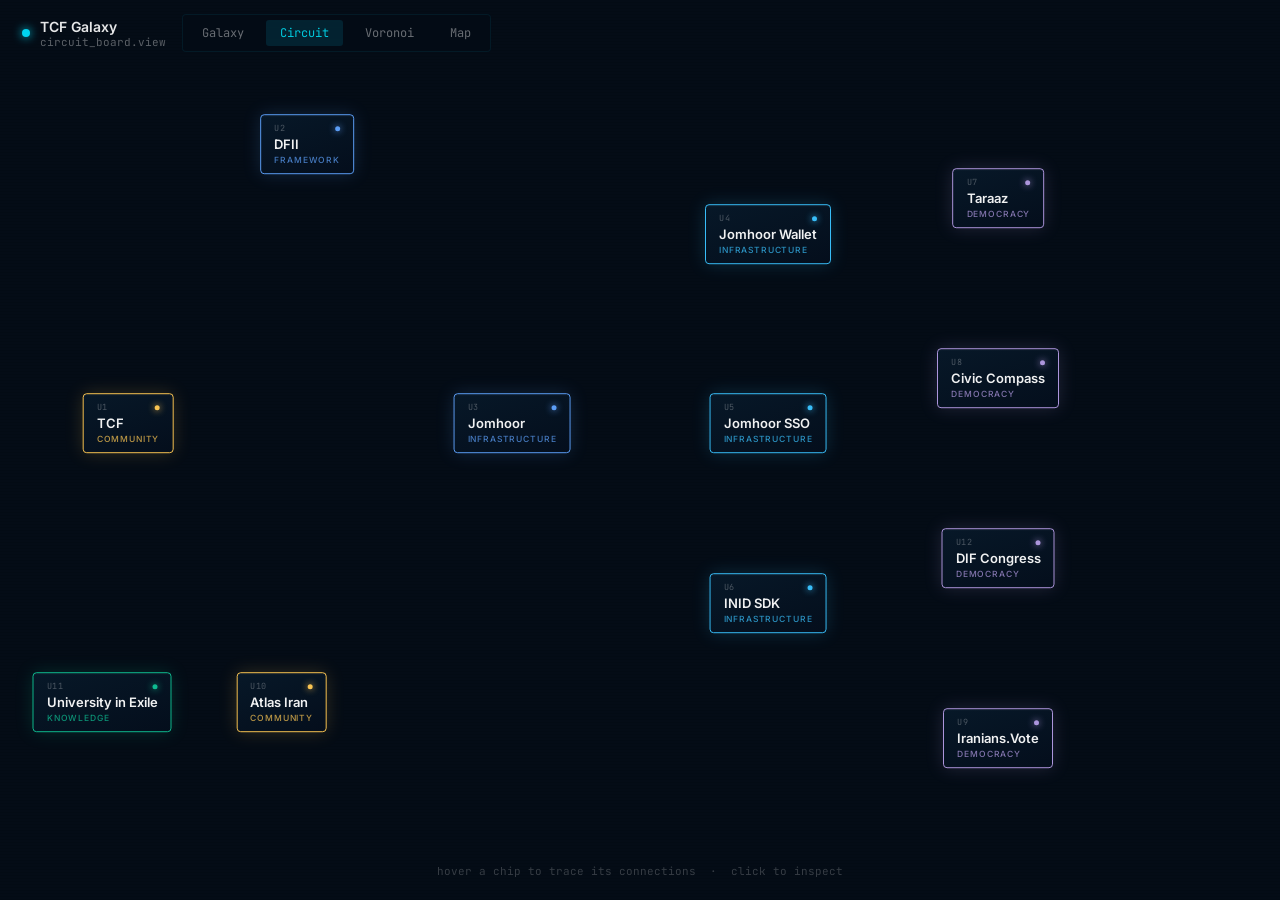
<file: circuit.html>
<!DOCTYPE html>
<html lang="en">
<head>
  <meta charset="UTF-8" />
  <meta name="viewport" content="width=device-width, initial-scale=1.0" />
  <title>TCF Galaxy — Circuit Board</title>
  <link rel="preconnect" href="https://fonts.googleapis.com" />
  <link href="https://fonts.googleapis.com/css2?family=Inter:wght@300;400;500;600;700&family=JetBrains+Mono:wght@400;500&display=swap" rel="stylesheet" />
  <style>
    *, *::before, *::after { box-sizing: border-box; margin: 0; padding: 0; }

    html, body {
      width: 100%; height: 100%;
      overflow: hidden;
      background: #040c16;
      font-family: 'Inter', sans-serif;
      color: rgba(255,255,255,0.9);
      -webkit-font-smoothing: antialiased;
    }

    canvas#c { position: fixed; inset: 0; z-index: 0; }

    /* ── Chips ─────────────────────────────────────────────── */
    #chips { position: fixed; inset: 0; z-index: 2; pointer-events: none; }

    .chip {
      position: absolute;
      transform: translate(-50%, -50%);
      pointer-events: all;
      cursor: pointer;
      padding: 7px 13px 8px;
      background: linear-gradient(160deg, #071828 0%, #040e1c 100%);
      border-radius: 4px;
      border: 1px solid var(--clr, #5B9DF5);
      box-shadow: 0 0 18px color-mix(in srgb, var(--clr, #5B9DF5) 18%, transparent),
                  inset 0 1px 0 rgba(255,255,255,0.05);
      transition: transform 0.22s ease, box-shadow 0.22s ease, border-color 0.22s ease;
      user-select: none;
      min-width: 86px;
      white-space: nowrap;
    }
    .chip:hover,
    .chip.selected {
      transform: translate(-50%, -50%) scale(1.08);
      box-shadow: 0 0 32px color-mix(in srgb, var(--clr, #5B9DF5) 45%, transparent),
                  0 0 60px color-mix(in srgb, var(--clr, #5B9DF5) 12%, transparent),
                  inset 0 1px 0 rgba(255,255,255,0.08);
      border-color: var(--clr, #5B9DF5);
    }

    .chip-header {
      display: flex; align-items: center;
      justify-content: space-between; gap: 8px;
      margin-bottom: 3px;
    }
    .chip-ref {
      font-family: 'JetBrains Mono', monospace;
      font-size: 8.5px; font-weight: 400;
      color: rgba(255,255,255,0.28);
      letter-spacing: 0.06em;
    }
    .chip-led {
      width: 5px; height: 5px;
      border-radius: 50%;
      background: var(--clr, #5B9DF5);
      box-shadow: 0 0 7px var(--clr, #5B9DF5);
      animation: led var(--blink, 2.4s) ease-in-out infinite;
    }
    @keyframes led {
      0%,100% { opacity: 1; } 50% { opacity: 0.3; }
    }
    .chip-name {
      font-size: 13px; font-weight: 600;
      color: rgba(255,255,255,0.94);
      line-height: 1.2;
    }
    .chip-sub {
      font-size: 8.5px; font-weight: 500;
      color: var(--clr, #5B9DF5);
      text-transform: uppercase;
      letter-spacing: 0.1em;
      margin-top: 2px;
      opacity: 0.75;
    }

    /* ── Scan-line overlay ─────────────────────────────────── */
    #scanlines {
      position: fixed; inset: 0; z-index: 1;
      pointer-events: none;
      background: repeating-linear-gradient(
        to bottom,
        transparent 0px,
        transparent 2px,
        rgba(0,0,0,0.08) 2px,
        rgba(0,0,0,0.08) 3px
      );
    }

    /* ── Panel ─────────────────────────────────────────────── */
    #panel {
      position: fixed; top: 0; right: 0; bottom: 0;
      width: 380px; max-width: 92vw;
      background: rgba(4, 12, 22, 0.96);
      backdrop-filter: blur(24px);
      -webkit-backdrop-filter: blur(24px);
      border-left: 1px solid rgba(0, 200, 240, 0.08);
      z-index: 20;
      transform: translateX(100%);
      transition: transform 0.5s cubic-bezier(0.4,0,0.2,1);
      overflow-y: auto;
      font-family: 'JetBrains Mono', monospace;
    }
    #panel.open { transform: translateX(0); box-shadow: -24px 0 80px rgba(0,0,0,0.7); }

    #panel-accent { height: 2px; width: 100%; }
    #panel-inner { padding: 0 26px 48px; }
    #panel-head {
      display: flex; align-items: flex-start;
      justify-content: space-between;
      padding-top: 22px; margin-bottom: 18px;
    }
    #panel-close {
      width: 28px; height: 28px; border-radius: 4px;
      background: rgba(255,255,255,0.04);
      border: 1px solid rgba(255,255,255,0.08);
      color: rgba(255,255,255,0.5); font-size: 12px;
      cursor: pointer; display: flex; align-items: center;
      justify-content: center; flex-shrink: 0;
      transition: background 0.2s, color 0.2s;
      font-family: inherit;
    }
    #panel-close:hover { background: rgba(255,255,255,0.1); color: rgba(255,255,255,0.9); }

    #panel-badge {
      display: inline-flex; align-items: center;
      padding: 2px 10px; border-radius: 3px;
      border: 1px solid; font-size: 9px; font-weight: 600;
      letter-spacing: 0.12em; text-transform: uppercase;
    }
    #panel-title {
      font-size: 26px; font-weight: 700;
      font-family: 'Inter', sans-serif;
      color: rgba(255,255,255,0.95); line-height: 1.15;
      margin-top: 10px;
    }
    #panel-fullname {
      font-size: 11px; color: rgba(255,255,255,0.35);
      margin-top: 4px; font-family: 'Inter', sans-serif;
    }
    #panel-prompt {
      font-size: 10px; color: rgba(0,220,240,0.5);
      margin-top: 18px; padding-top: 18px;
      border-top: 1px solid rgba(0,200,240,0.08);
    }
    #panel-tagline {
      font-size: 13px; color: rgba(0,220,240,0.85);
      line-height: 1.55; margin-top: 4px;
      font-family: 'Inter', sans-serif;
    }
    #panel-description {
      font-size: 12px; font-family: 'Inter', sans-serif;
      color: rgba(255,255,255,0.5); line-height: 1.75;
      margin-top: 14px;
    }
    #panel-links { display: flex; flex-wrap: wrap; gap: 8px; margin-top: 18px; }
    .panel-link {
      display: inline-flex; align-items: center; gap: 6px;
      padding: 5px 12px; border-radius: 3px; border: 1px solid;
      font-size: 11px; font-weight: 500;
      font-family: 'JetBrains Mono', monospace;
      text-decoration: none;
      transition: background 0.2s;
    }
    .panel-link:hover { background: rgba(255,255,255,0.04); }

    #panel-related { margin-top: 24px; padding-top: 18px; border-top: 1px solid rgba(0,200,240,0.08); }
    #panel-related-label {
      font-size: 9px; font-weight: 600; letter-spacing: 0.14em;
      text-transform: uppercase; color: rgba(255,255,255,0.25); margin-bottom: 10px;
    }
    #panel-related-list { display: flex; flex-wrap: wrap; gap: 7px; }
    .related-chip {
      display: inline-flex; align-items: center; gap: 6px;
      padding: 4px 10px; border-radius: 3px; border: 1px solid;
      background: transparent; font-size: 11px;
      font-family: 'JetBrains Mono', monospace;
      cursor: pointer;
      transition: background 0.2s;
    }
    .related-chip:hover { background: rgba(255,255,255,0.04); }
    .chip-dot { width: 5px; height: 5px; border-radius: 50%; flex-shrink: 0; }

    /* ── Topbar ─────────────────────────────────────────────── */
    #topbar {
      position: fixed; top: 0; left: 0; right: 0;
      z-index: 10; display: flex; align-items: center;
      gap: 16px; padding: 14px 22px; pointer-events: none;
    }
    #logo { display: flex; align-items: center; gap: 10px; pointer-events: all; }
    #logo-dot {
      width: 8px; height: 8px; border-radius: 50%;
      background: #00d4f0; box-shadow: 0 0 10px #00d4f0;
    }
    #logo-text { font-size: 14px; font-weight: 600; }
    #logo-sub { font-size: 11px; color: rgba(255,255,255,0.35); font-family: 'JetBrains Mono', monospace; }

    #nav-links {
      display: flex; gap: 8px;
      background: rgba(4,12,22,0.8);
      backdrop-filter: blur(16px);
      border: 1px solid rgba(0,200,240,0.08);
      border-radius: 4px;
      padding: 5px;
      pointer-events: all;
    }
    .design-pill {
      padding: 5px 14px; border-radius: 3px; border: none;
      background: transparent; color: rgba(255,255,255,0.4);
      font-size: 12px; font-family: 'JetBrains Mono', monospace;
      cursor: pointer; transition: all 0.2s;
    }
    .design-pill:hover { color: rgba(255,255,255,0.8); background: rgba(255,255,255,0.05); }
    .design-pill.active { background: rgba(0,200,240,0.12); color: rgba(0,220,240,0.9); }

    /* ── Hint + reset ──────────────────────────────────────── */
    #hint {
      position: fixed; bottom: 22px; left: 50%;
      transform: translateX(-50%); z-index: 5;
      font-size: 11px; font-family: 'JetBrains Mono', monospace;
      color: rgba(255,255,255,0.2); pointer-events: none;
      text-align: center; transition: opacity 0.8s;
    }

    #panel::-webkit-scrollbar { width: 3px; }
    #panel::-webkit-scrollbar-thumb { background: rgba(0,200,240,0.15); border-radius: 3px; }

    @media (max-width: 700px) {
      #panel {
        width: 100%; top: auto; height: 68vh; border-left: none;
        border-top: 1px solid rgba(0,200,240,0.08);
        border-radius: 16px 16px 0 0;
        transform: translateY(100%);
      }
      #panel.open { transform: translateY(0); }
    }
  </style>
</head>
<body>

  <canvas id="c"></canvas>
  <div id="scanlines" aria-hidden="true"></div>
  <div id="chips"></div>

  <!-- Panel -->
  <aside id="panel" aria-hidden="true">
    <div id="panel-accent"></div>
    <div id="panel-inner">
      <div id="panel-head">
        <div id="panel-badge">Active</div>
        <button id="panel-close">✕</button>
      </div>
      <h2 id="panel-title"></h2>
      <p id="panel-fullname"></p>
      <div id="panel-prompt">// description</div>
      <p id="panel-tagline"></p>
      <p id="panel-description"></p>
      <div id="panel-links"></div>
      <div id="panel-related">
        <div id="panel-related-label">// linked modules</div>
        <div id="panel-related-list"></div>
      </div>
    </div>
  </aside>

  <!-- Topbar -->
  <header id="topbar">
    <div id="logo">
      <span id="logo-dot"></span>
      <div>
        <div id="logo-text">TCF Galaxy</div>
        <div id="logo-sub">circuit_board.view</div>
      </div>
    </div>
    <nav id="nav-links">
      <button class="design-pill" onclick="location.href='index.html'">Galaxy</button>
      <button class="design-pill active">Circuit</button>
      <button class="design-pill" onclick="location.href='voronoi.html'">Voronoi</button>
      <button class="design-pill" onclick="location.href='map.html'">Map</button>
    </nav>
  </header>

  <div id="hint">hover a chip to trace its connections &nbsp;·&nbsp; click to inspect</div>

  <script src="data.js"></script>
  <script>
  'use strict';
  (function () {

    /* ── Layout: fixed positions (fraction of viewport) ─────── */
    const LAYOUT = {
      'tcf':           [0.10, 0.47],
      'dfii':          [0.24, 0.16],
      'jomhoor':       [0.40, 0.47],
      'wallet':        [0.60, 0.26],
      'sso':           [0.60, 0.47],
      'inid':          [0.60, 0.67],
      'taraaz':        [0.78, 0.22],
      'compass':       [0.78, 0.42],
      'difcongress':   [0.78, 0.62],
      'iranians-vote': [0.78, 0.82],
      'atlas':         [0.22, 0.78],
      'university':    [0.08, 0.78],
    };

    const CHIP_REFS = {
      'tcf':'U1','dfii':'U2','jomhoor':'U3','wallet':'U4','sso':'U5',
      'inid':'U6','taraaz':'U7','compass':'U8','iranians-vote':'U9',
      'atlas':'U10','university':'U11','difcongress':'U12',
    };

    let W = window.innerWidth, H = window.innerHeight;
    let selectedId = null;
    let hoveredId  = null;

    /* ── Canvas ─────────────────────────────────────────────── */
    const canvas = document.getElementById('c');
    const ctx    = canvas.getContext('2d');
    canvas.width  = W;
    canvas.height = H;

    /* ── Compute pixel positions ─────────────────────────────── */
    function getPos(id) {
      const [px, py] = LAYOUT[id];
      return { x: px * W, y: py * H };
    }

    /* ── Chips (HTML) ───────────────────────────────────────── */
    const chipsEl = document.getElementById('chips');
    const chipEls = {};

    let refIdx = 1;
    TCF_DATA.nodes.forEach(node => {
      const pos = getPos(node.id);
      const el = document.createElement('div');
      el.className = 'chip';
      el.id = `chip-${node.id}`;
      el.style.setProperty('--clr', node.color);
      el.style.setProperty('--blink', `${1.8 + Math.random() * 2}s`);
      el.style.left = `${pos.x}px`;
      el.style.top  = `${pos.y}px`;

      el.innerHTML = `
        <div class="chip-header">
          <span class="chip-ref">${CHIP_REFS[node.id] || 'U?'}</span>
          <span class="chip-led"></span>
        </div>
        <div class="chip-name">${node.label}</div>
        <div class="chip-sub">${node.category}</div>
      `;
      el.addEventListener('click',      (e) => { e.stopPropagation(); onSelect(node); });
      el.addEventListener('mouseenter', () => { hoveredId = node.id; });
      el.addEventListener('mouseleave', () => { if (hoveredId === node.id) hoveredId = null; });
      chipsEl.appendChild(el);
      chipEls[node.id] = el;
    });

    /* ── Build link lookup ──────────────────────────────────── */
    function connectedIds(id) {
      const set = new Set();
      TCF_DATA.links.forEach(l => {
        if (l.source === id) set.add(l.target);
        if (l.target === id) set.add(l.source);
      });
      return set;
    }

    /* ── Particles ──────────────────────────────────────────── */
    const particles = [];
    TCF_DATA.links.forEach((link, i) => {
      const count = Math.round(1 + (link.strength || 0.5) * 2);
      for (let k = 0; k < count; k++) {
        particles.push({
          linkIdx: i,
          t: Math.random(),
          speed: 0.0015 + Math.random() * 0.002,
          size:  1.5 + Math.random(),
        });
      }
    });

    /* ── Orthogonal path helper ─────────────────────────────── */
    function orthPath(x1, y1, x2, y2) {
      const midX = (x1 + x2) / 2;
      return [[x1,y1],[midX,y1],[midX,y2],[x2,y2]];
    }

    function pointOnPath(pts, t) {
      const segs = [];
      let total = 0;
      for (let i = 0; i < pts.length - 1; i++) {
        const dx = pts[i+1][0] - pts[i][0];
        const dy = pts[i+1][1] - pts[i][1];
        const len = Math.sqrt(dx*dx + dy*dy);
        segs.push(len);
        total += len;
      }
      let d = t * total;
      for (let i = 0; i < segs.length; i++) {
        if (d <= segs[i] || i === segs.length - 1) {
          const r = segs[i] > 0 ? d / segs[i] : 0;
          return {
            x: pts[i][0] + r * (pts[i+1][0] - pts[i][0]),
            y: pts[i][1] + r * (pts[i+1][1] - pts[i][1]),
          };
        }
        d -= segs[i];
      }
      return { x: pts[pts.length-1][0], y: pts[pts.length-1][1] };
    }

    /* ── Background (draw once) ─────────────────────────────── */
    function drawBackground() {
      ctx.fillStyle = '#040c16';
      ctx.fillRect(0, 0, W, H);

      // Vignette
      const vg = ctx.createRadialGradient(W/2, H/2, 0, W/2, H/2, Math.max(W,H)*0.75);
      vg.addColorStop(0, 'rgba(0,40,80,0.0)');
      vg.addColorStop(1, 'rgba(0,0,0,0.65)');
      ctx.fillStyle = vg;
      ctx.fillRect(0, 0, W, H);

      // Dot grid
      ctx.fillStyle = 'rgba(0, 180, 220, 0.10)';
      const step = 28;
      for (let x = step; x < W; x += step) {
        for (let y = step; y < H; y += step) {
          ctx.beginPath();
          ctx.arc(x, y, 0.7, 0, Math.PI * 2);
          ctx.fill();
        }
      }

      // Center ambient glow
      const glow = ctx.createRadialGradient(W*0.4, H*0.47, 0, W*0.4, H*0.47, W*0.45);
      glow.addColorStop(0, 'rgba(0, 60, 120, 0.25)');
      glow.addColorStop(1, 'rgba(0,0,0,0)');
      ctx.fillStyle = glow;
      ctx.fillRect(0, 0, W, H);

      // Corner marks (PCB crop marks)
      ctx.strokeStyle = 'rgba(0,200,240,0.15)';
      ctx.lineWidth = 1;
      [[12,12],[W-12,12],[12,H-12],[W-12,H-12]].forEach(([cx,cy]) => {
        const s = 14;
        ctx.beginPath();
        ctx.moveTo(cx-s,cy); ctx.lineTo(cx-4,cy);
        ctx.moveTo(cx,cy-s); ctx.lineTo(cx,cy-4);
        ctx.stroke();
      });
    }

    /* ── Draw trace ─────────────────────────────────────────── */
    function drawTrace(pts, color, strength, highlight) {
      const alpha   = highlight ? 0.55 : 0.14;
      const glowAlpha = highlight ? 0.9 : 0.35;
      const width   = Math.max(0.8, (strength || 0.5) * 1.8);

      ctx.beginPath();
      ctx.moveTo(pts[0][0], pts[0][1]);
      for (let i = 1; i < pts.length; i++) ctx.lineTo(pts[i][0], pts[i][1]);

      // Base trace
      ctx.strokeStyle = color + Math.round(alpha * 255).toString(16).padStart(2,'0');
      ctx.lineWidth = width + 1.5;
      ctx.lineCap = 'round'; ctx.lineJoin = 'round';
      ctx.stroke();

      // Bright glow line
      ctx.shadowColor = color;
      ctx.shadowBlur  = highlight ? 10 : 4;
      ctx.strokeStyle = color + Math.round(glowAlpha * 255).toString(16).padStart(2,'0');
      ctx.lineWidth   = width;
      ctx.stroke();
      ctx.shadowBlur  = 0;

      // Endpoint dots
      [[pts[0][0],pts[0][1]],[pts[pts.length-1][0],pts[pts.length-1][1]]].forEach(([x,y]) => {
        ctx.beginPath();
        ctx.arc(x, y, 2.5, 0, Math.PI*2);
        ctx.fillStyle = color + (highlight ? 'cc' : '40');
        ctx.fill();
      });
    }

    /* ── Animation loop ─────────────────────────────────────── */
    let frame = 0;
    function animate() {
      requestAnimationFrame(animate);
      ctx.clearRect(0, 0, W, H);
      drawBackground();

      const active = selectedId || hoveredId;
      const activeConn = active ? connectedIds(active) : null;

      // 1. Draw all traces
      TCF_DATA.links.forEach((link, i) => {
        const src = TCF_DATA.nodes.find(n => n.id === link.source);
        const p1  = getPos(link.source);
        const p2  = getPos(link.target);
        const pts = orthPath(p1.x, p1.y, p2.x, p2.y);

        const highlight = active &&
          (link.source === active || link.target === active ||
           activeConn.has(link.source) && activeConn.has(link.target));

        drawTrace(pts, src.color, link.strength, highlight);
      });

      // 2. Animate particles
      particles.forEach(p => {
        p.t += p.speed;
        if (p.t > 1) p.t -= 1;

        const link = TCF_DATA.links[p.linkIdx];
        const src  = TCF_DATA.nodes.find(n => n.id === link.source);
        const p1   = getPos(link.source);
        const p2   = getPos(link.target);
        const pts  = orthPath(p1.x, p1.y, p2.x, p2.y);
        const pos  = pointOnPath(pts, p.t);

        const isActive = !active ||
          link.source === active || link.target === active;
        const alpha = isActive ? 0.9 : 0.15;
        const size  = isActive ? p.size * 1.4 : p.size * 0.7;

        ctx.beginPath();
        ctx.arc(pos.x, pos.y, size, 0, Math.PI * 2);
        ctx.shadowColor = src.color;
        ctx.shadowBlur  = isActive ? 8 : 2;
        ctx.fillStyle   = src.color + Math.round(alpha * 255).toString(16).padStart(2,'0');
        ctx.fill();
        ctx.shadowBlur  = 0;
      });

      // 3. Dim non-connected chips
      TCF_DATA.nodes.forEach(n => {
        const el = chipEls[n.id];
        if (!active) { el.style.opacity = '1'; return; }
        const isActive = n.id === active || activeConn.has(n.id);
        el.style.opacity = isActive ? '1' : '0.2';
      });

      frame++;
    }

    /* ── Panel ──────────────────────────────────────────────── */
    function showPanel(node) {
      const conn = connectedIds(node.id);
      const related = TCF_DATA.nodes.filter(n => conn.has(n.id));

      document.getElementById('panel-title').textContent    = node.label;
      document.getElementById('panel-fullname').textContent = node.fullName;
      document.getElementById('panel-tagline').textContent  = node.tagline;
      document.getElementById('panel-description').textContent = node.description;

      const badge = document.getElementById('panel-badge');
      badge.textContent = node.status;
      badge.style.borderColor = node.color;
      badge.style.color = node.color;

      document.getElementById('panel-accent').style.background = node.color;

      document.getElementById('panel-links').innerHTML = (node.links || [])
        .map(l => `<a href="${l.url}" target="_blank" rel="noopener" class="panel-link"
                      style="border-color:${node.color}33;color:${node.color}">
                    ${l.label} ↗
                   </a>`).join('');

      const relList = document.getElementById('panel-related-list');
      relList.innerHTML = related.map(n =>
        `<button class="related-chip" data-id="${n.id}"
                 style="border-color:${n.color}3a;color:${n.color}99">
           <span class="chip-dot" style="background:${n.color}"></span>${n.label}
         </button>`).join('');
      relList.querySelectorAll('.related-chip').forEach(btn => {
        btn.addEventListener('click', e => {
          e.stopPropagation();
          const n = TCF_DATA.nodes.find(x => x.id === btn.dataset.id);
          if (n) onSelect(n);
        });
      });

      document.getElementById('panel').setAttribute('aria-hidden','false');
      document.getElementById('panel').classList.add('open');
      document.getElementById('hint').style.opacity = '0';
    }

    function closePanel() {
      selectedId = null;
      document.getElementById('panel').setAttribute('aria-hidden','true');
      document.getElementById('panel').classList.remove('open');
      Object.values(chipEls).forEach(el => el.classList.remove('selected'));
    }

    function onSelect(node) {
      selectedId = node.id;
      Object.values(chipEls).forEach(el => el.classList.remove('selected'));
      chipEls[node.id].classList.add('selected');
      showPanel(node);
    }

    document.getElementById('panel-close').addEventListener('click', e => {
      e.stopPropagation(); closePanel();
    });
    document.addEventListener('click', () => { if (selectedId) closePanel(); });
    document.addEventListener('keydown', e => { if (e.key === 'Escape') closePanel(); });

    /* ── Resize ─────────────────────────────────────────────── */
    window.addEventListener('resize', () => {
      W = window.innerWidth; H = window.innerHeight;
      canvas.width = W; canvas.height = H;
      TCF_DATA.nodes.forEach(node => {
        const pos = getPos(node.id);
        chipEls[node.id].style.left = `${pos.x}px`;
        chipEls[node.id].style.top  = `${pos.y}px`;
      });
    });

    /* ── Start ──────────────────────────────────────────────── */
    animate();

  })();
  </script>
</body>
</html>
</file>
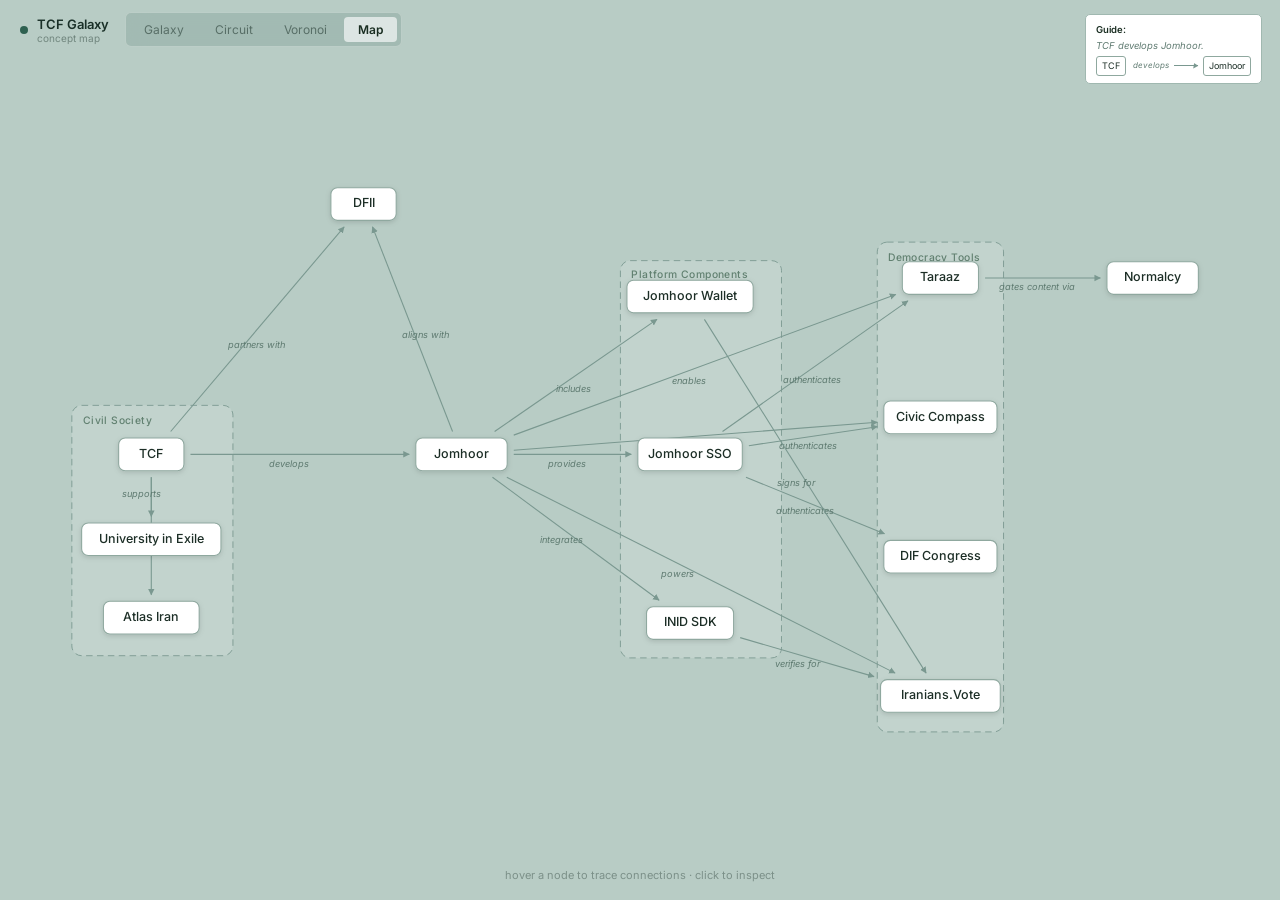
<file: map.html>
<!DOCTYPE html>
<html lang="en">
<head>
  <meta charset="UTF-8" />
  <meta name="viewport" content="width=device-width, initial-scale=1.0" />
  <title>TCF Galaxy — Concept Map</title>
  <link rel="preconnect" href="https://fonts.googleapis.com" />
  <link href="https://fonts.googleapis.com/css2?family=Inter:wght@300;400;500;600;700&display=swap" rel="stylesheet" />
  <style>
    *, *::before, *::after { box-sizing: border-box; margin: 0; padding: 0; }

    html, body {
      width: 100%; height: 100%;
      overflow: hidden;
      background: #b8ccc5;
      font-family: 'Inter', sans-serif;
      -webkit-font-smoothing: antialiased;
    }

    #g {
      display: block;
      width: 100vw; height: 100vh;
      cursor: default;
      background: #b8ccc5;
    }

    /* ── Node styles ──────────────────────────────────────────── */
    .node-rect {
      fill: white;
      stroke: #8fa89f;
      stroke-width: 1px;
      filter: url(#node-shadow);
      cursor: pointer;
      transition: stroke 0.15s, stroke-width 0.15s;
      rx: 6;
    }
    .node-g:hover .node-rect,
    .node-rect.hovered { stroke: #3a4f47; stroke-width: 1.5px; }
    .node-rect.selected { stroke: #1e3028; stroke-width: 2px; }
    .node-rect.dimmed { opacity: 0.25; }

    .node-label {
      font-family: 'Inter', sans-serif;
      font-size: 11.5px;
      font-weight: 500;
      fill: #1c2e26;
      dominant-baseline: middle;
      text-anchor: middle;
      pointer-events: none;
    }
    .node-label.dimmed { opacity: 0.25; }

    /* ── Edge styles ──────────────────────────────────────────── */
    .edge-line {
      fill: none;
      stroke: #7a9890;
      stroke-width: 1px;
    }
    .edge-line.highlighted { stroke: #2e4438; stroke-width: 1.5px; }
    .edge-line.dimmed { opacity: 0.1; }

    .edge-label {
      font-family: 'Inter', sans-serif;
      font-size: 8.5px;
      font-style: italic;
      fill: #5e7a70;
      dominant-baseline: middle;
      text-anchor: middle;
      pointer-events: none;
    }
    .edge-label.dimmed { opacity: 0.1; }

    /* ── Group region styles ──────────────────────────────────── */
    .group-rect {
      fill: rgba(255,255,255,0.14);
      stroke: #7a9890;
      stroke-width: 0.8px;
      stroke-dasharray: 6,4;
    }
    .group-label {
      font-family: 'Inter', sans-serif;
      font-size: 9.5px;
      font-weight: 500;
      fill: #618070;
      letter-spacing: 0.04em;
    }

    /* ── Panel ─────────────────────────────────────────────────── */
    #panel {
      position: fixed; top: 0; right: 0; bottom: 0;
      width: 360px; max-width: 90vw;
      background: rgba(175,194,188,0.97);
      backdrop-filter: blur(20px);
      -webkit-backdrop-filter: blur(20px);
      border-left: 1px solid rgba(100,140,128,0.3);
      z-index: 20;
      transform: translateX(100%);
      transition: transform 0.48s cubic-bezier(0.4,0,0.2,1);
      overflow-y: auto;
    }
    #panel.open {
      transform: translateX(0);
      box-shadow: -16px 0 50px rgba(0,0,0,0.15);
    }

    #panel-accent { height: 3px; }
    #panel-inner { padding: 0 24px 48px; }

    #panel-head {
      display: flex; align-items: flex-start;
      justify-content: space-between;
      padding-top: 20px; margin-bottom: 14px;
    }
    #panel-close {
      width: 28px; height: 28px; border-radius: 6px;
      background: rgba(0,0,0,0.08); border: none;
      color: rgba(0,0,0,0.45); font-size: 12px;
      cursor: pointer; display: flex; align-items: center;
      justify-content: center; flex-shrink: 0;
      font-family: inherit;
      transition: background 0.2s;
    }
    #panel-close:hover { background: rgba(0,0,0,0.15); color: rgba(0,0,0,0.8); }

    #panel-badge {
      display: inline-flex; align-items: center;
      padding: 2px 10px; border-radius: 20px;
      border: 1px solid; font-size: 9px;
      font-weight: 600; letter-spacing: 0.1em;
      text-transform: uppercase;
    }

    #panel-title {
      font-size: 24px; font-weight: 700;
      color: #1a2e22; margin-top: 10px; line-height: 1.2;
    }
    #panel-fullname { font-size: 11px; color: rgba(26,46,34,0.5); margin-top: 4px; }
    #panel-tagline {
      font-size: 13px; color: rgba(26,46,34,0.8);
      font-style: italic; line-height: 1.55;
      margin-top: 14px; padding-top: 14px;
      border-top: 1px solid rgba(0,0,0,0.09);
    }
    #panel-description {
      font-size: 12.5px; color: rgba(26,46,34,0.6);
      line-height: 1.75; margin-top: 12px;
    }
    #panel-links { display: flex; flex-wrap: wrap; gap: 8px; margin-top: 16px; }
    .panel-link {
      display: inline-flex; align-items: center; gap: 6px;
      padding: 5px 12px; border-radius: 6px; border: 1px solid;
      font-size: 12px; font-weight: 500; text-decoration: none;
      transition: background 0.18s;
    }
    .panel-link:hover { background: rgba(0,0,0,0.07); }

    #panel-related { margin-top: 20px; padding-top: 16px; border-top: 1px solid rgba(0,0,0,0.09); }
    #panel-related-label {
      font-size: 9px; font-weight: 600; letter-spacing: 0.1em;
      text-transform: uppercase; color: rgba(26,46,34,0.35);
      margin-bottom: 9px;
    }
    #panel-related-list { display: flex; flex-wrap: wrap; gap: 7px; }
    .related-chip {
      display: inline-flex; align-items: center; gap: 5px;
      padding: 4px 11px; border-radius: 6px; border: 1px solid;
      background: transparent; font-size: 11.5px; font-family: inherit;
      cursor: pointer; color: #1a2e22;
      transition: background 0.18s;
    }
    .related-chip:hover { background: rgba(0,0,0,0.07); }
    .chip-dot { width: 5px; height: 5px; border-radius: 50%; flex-shrink: 0; }

    /* ── Topbar ──────────────────────────────────────────────── */
    #topbar {
      position: fixed; top: 0; left: 0; right: 0;
      z-index: 10; display: flex; align-items: center;
      gap: 16px; padding: 12px 20px; pointer-events: none;
    }
    #logo { display: flex; align-items: center; gap: 9px; pointer-events: all; }
    #logo-dot { width: 8px; height: 8px; border-radius: 50%; background: #2e6050; }
    #logo-text { font-size: 13px; font-weight: 600; color: #1a3028; }
    #logo-sub { font-size: 10px; color: rgba(26,48,40,0.45); }

    #nav-links {
      display: flex; gap: 3px;
      background: rgba(155,180,172,0.75);
      backdrop-filter: blur(12px);
      border: 1px solid rgba(255,255,255,0.28);
      border-radius: 6px;
      padding: 4px;
      pointer-events: all;
    }
    .design-pill {
      padding: 5px 14px; border-radius: 4px; border: none;
      background: transparent; color: rgba(26,48,40,0.55);
      font-size: 12px; font-family: inherit;
      cursor: pointer; transition: all 0.18s;
    }
    .design-pill:hover { color: #1a3028; background: rgba(255,255,255,0.22); }
    .design-pill.active { background: rgba(255,255,255,0.62); color: #1a2e22; font-weight: 600; }

    /* ── Guide box (top-right, like reference image) ─────────── */
    #guide {
      position: fixed; top: 14px; right: 18px;
      z-index: 10; pointer-events: none;
      background: white; border: 1px solid #a0b8b0;
      border-radius: 5px; padding: 7px 10px;
      font-size: 9.5px; line-height: 1.7;
    }
    #guide strong { font-weight: 600; color: #1a2e22; }
    #guide span { color: #5e7a70; font-style: italic; }
    .guide-arrow {
      display: flex; align-items: center; gap: 5px; margin-top: 2px;
    }
    .guide-box {
      display: inline-block; border: 1px solid #8fa89f;
      border-radius: 3px; padding: 1px 5px;
      font-size: 9px; color: #1c2e26; background: white;
    }
    .guide-line { width: 24px; height: 1px; background: #7a9890; position: relative; display: flex; align-items: center; justify-content: flex-end; }
    .guide-line::after { content: '▶'; font-size: 6px; color: #7a9890; position: absolute; right: -1px; }

    /* ── Hint ─────────────────────────────────────────────────── */
    #hint {
      position: fixed; bottom: 18px; left: 50%;
      transform: translateX(-50%); z-index: 5;
      font-size: 11px; color: rgba(26,48,40,0.38);
      pointer-events: none; text-align: center;
      transition: opacity 0.8s;
    }

    #panel::-webkit-scrollbar { width: 3px; }
    #panel::-webkit-scrollbar-thumb { background: rgba(0,0,0,0.15); border-radius: 3px; }

    @media (max-width: 700px) {
      #panel {
        width: 100%; top: auto; height: 65vh;
        border-left: none;
        border-top: 1px solid rgba(100,140,128,0.3);
        border-radius: 16px 16px 0 0;
        transform: translateY(100%);
      }
      #panel.open { transform: translateY(0); }
      #guide { display: none; }
    }
  </style>
</head>
<body>

  <svg id="g" xmlns="http://www.w3.org/2000/svg"></svg>

  <!-- Panel -->
  <aside id="panel" aria-hidden="true">
    <div id="panel-accent"></div>
    <div id="panel-inner">
      <div id="panel-head">
        <div id="panel-badge"></div>
        <button id="panel-close">✕</button>
      </div>
      <h2 id="panel-title"></h2>
      <p id="panel-fullname"></p>
      <p id="panel-tagline"></p>
      <p id="panel-description"></p>
      <div id="panel-links"></div>
      <div id="panel-related">
        <div id="panel-related-label">Connected to</div>
        <div id="panel-related-list"></div>
      </div>
    </div>
  </aside>

  <!-- Topbar -->
  <header id="topbar">
    <div id="logo">
      <span id="logo-dot"></span>
      <div>
        <div id="logo-text">TCF Galaxy</div>
        <div id="logo-sub">concept map</div>
      </div>
    </div>
    <nav id="nav-links">
      <button class="design-pill" onclick="location.href='index.html'">Galaxy</button>
      <button class="design-pill" onclick="location.href='circuit.html'">Circuit</button>
      <button class="design-pill" onclick="location.href='voronoi.html'">Voronoi</button>
      <button class="design-pill active">Map</button>
    </nav>
  </header>

  <!-- Guide (top-right reference legend) -->
  <div id="guide">
    <strong>Guide:</strong><br/>
    <span>TCF develops Jomhoor.</span>
    <div class="guide-arrow">
      <div class="guide-box">TCF</div>
      <div style="display:flex;align-items:center;gap:3px;color:#5e7a70;font-size:8px;font-style:italic">
        &nbsp;develops&nbsp;
        <div class="guide-line"></div>
      </div>
      <div class="guide-box">Jomhoor</div>
    </div>
  </div>

  <div id="hint">hover a node to trace connections · click to inspect</div>

  <script src="data.js"></script>
  <script>
  'use strict';
  (function () {

    /* ── Relationship labels for each directed edge ──────────── */
    const EDGE_LABELS = {
      'tcf→dfii':              'partners with',
      'tcf→jomhoor':           'develops',
      'tcf→atlas':             'operates',
      'tcf→university':        'supports',
      'jomhoor→dfii':          'aligns with',
      'jomhoor→wallet':        'includes',
      'jomhoor→iranians-vote': 'powers',
      'jomhoor→taraaz':        'enables',
      'jomhoor→compass':       'enables',
      'jomhoor→sso':           'provides',
      'jomhoor→inid':          'integrates',
      'sso→taraaz':            'authenticates',
      'sso→compass':           'authenticates',
      'sso→difcongress':       'authenticates',
      'inid→iranians-vote':    'verifies for',
      'wallet→iranians-vote':  'signs for',
      'taraaz→normalcy':       'gates content via',
    };

    /* ── Fixed SVG layout positions (viewBox coords) ─────────── */
    const svg = document.getElementById('g');
    svg.setAttribute('preserveAspectRatio', 'xMidYMid meet');

    const POS = {
      'tcf':           { x: 145, y: 330 },
      'dfii':          { x: 340, y: 100 },
      'jomhoor':       { x: 430, y: 330 },
      'wallet':        { x: 640, y: 185 },
      'sso':           { x: 640, y: 330 },
      'inid':          { x: 640, y: 485 },
      'taraaz':        { x: 870, y: 168 },
      'compass':       { x: 870, y: 296 },
      'difcongress':   { x: 870, y: 424 },
      'iranians-vote': { x: 870, y: 552 },
      'atlas':         { x: 145, y: 480 },
      'university':    { x: 145, y: 408 },
      'normalcy':      { x: 1065, y: 168 },
    };

    /* ── Node box half-dimensions (px in viewBox space) ─────── */
    const DIM = {
      'tcf':           { hw: 30,  hh: 15 },
      'dfii':          { hw: 30,  hh: 15 },
      'jomhoor':       { hw: 42,  hh: 15 },
      'wallet':        { hw: 58,  hh: 15 },
      'sso':           { hw: 48,  hh: 15 },
      'inid':          { hw: 40,  hh: 15 },
      'taraaz':        { hw: 35,  hh: 15 },
      'compass':       { hw: 52,  hh: 15 },
      'difcongress':   { hw: 52,  hh: 15 },
      'iranians-vote': { hw: 55,  hh: 15 },
      'atlas':         { hw: 44,  hh: 15 },
      'university':    { hw: 64,  hh: 15 },
      'normalcy':      { hw: 42,  hh: 15 },
    };

    // Compute tight content bounds from nodes
    const PAD = 75;
    let bMinX = Infinity, bMinY = Infinity, bMaxX = -Infinity, bMaxY = -Infinity;
    for (const [id, p] of Object.entries(POS)) {
      const d = DIM[id];
      bMinX = Math.min(bMinX, p.x - d.hw);
      bMaxX = Math.max(bMaxX, p.x + d.hw);
      bMinY = Math.min(bMinY, p.y - d.hh);
      bMaxY = Math.max(bMaxY, p.y + d.hh);
    }
    const CX = bMinX - PAD, CY = bMinY - PAD;
    const CW = (bMaxX - bMinX) + PAD * 2, CH = (bMaxY - bMinY) + PAD * 2;

    // Dynamic viewBox: fills any screen shape, graph always centered
    function fitViewBox() {
      const sw = window.innerWidth, sh = window.innerHeight;
      const contentAR = CW / CH;
      const screenAR  = sw / sh;
      if (screenAR >= contentAR) {
        // Screen wider: extend left/right
        const newVW = CH * screenAR;
        const ox = (newVW - CW) / 2;
        svg.setAttribute('viewBox', `${CX - ox} ${CY} ${newVW} ${CH}`);
      } else {
        // Screen taller: extend top/bottom
        const newVH = CW / screenAR;
        const oy = (newVH - CH) / 2;
        svg.setAttribute('viewBox', `${CX} ${CY - oy} ${CW} ${newVH}`);
      }
    }
    fitViewBox();
    window.addEventListener('resize', fitViewBox);

    /* ── State ─────────────────────────────────────────────────── */
    let selectedId = null;
    let hoveredId  = null;

    /* ── SVG namespace helper ──────────────────────────────────── */
    const NS = 'http://www.w3.org/2000/svg';
    function svgEl(tag, attrs = {}) {
      const e = document.createElementNS(NS, tag);
      for (const [k, v] of Object.entries(attrs)) e.setAttribute(k, v);
      return e;
    }

    /* ── Defs: shadow filter + arrow markers ───────────────────── */
    const defs = svgEl('defs');

    const flt = svgEl('filter', { id: 'node-shadow', x: '-15%', y: '-20%', width: '130%', height: '140%' });
    flt.appendChild(svgEl('feDropShadow', { dx: '0', dy: '1.5', stdDeviation: '2.5', 'flood-color': 'rgba(0,0,0,0.13)' }));
    defs.appendChild(flt);

    // Default arrow
    function makeArrow(id, fillColor) {
      const m = svgEl('marker', { id, markerWidth: '7', markerHeight: '7', refX: '5.5', refY: '3.5', orient: 'auto' });
      m.appendChild(svgEl('path', { d: 'M0,0.5 L0,6.5 L6,3.5 Z', fill: fillColor }));
      return m;
    }
    defs.appendChild(makeArrow('arr',     '#7a9890'));
    defs.appendChild(makeArrow('arr-hi',  '#2e4438'));
    defs.appendChild(makeArrow('arr-dim', 'rgba(122,152,144,0.15)'));
    svg.appendChild(defs);

    /* ── Group region layer ─────────────────────────────────────── */
    const groupLayer = svgEl('g');

    // Jomhoor platform background (wallet, sso, inid columns)
    const platformRect = svgEl('rect', {
      class: 'group-rect',
      x: 576, y: 152, width: 148, height: 365, rx: 9,
    });
    const platformLabel = svgEl('text', { class: 'group-label', x: 586, y: 168 });
    platformLabel.textContent = 'Platform Components';
    groupLayer.appendChild(platformRect);
    groupLayer.appendChild(platformLabel);

    // Democracy tools background (taraaz, compass, difcongress, iranians-vote)
    const democRect = svgEl('rect', {
      class: 'group-rect',
      x: 812, y: 135, width: 116, height: 450, rx: 9,
    });
    const democLabel = svgEl('text', { class: 'group-label', x: 822, y: 152 });
    democLabel.textContent = 'Democracy Tools';
    groupLayer.appendChild(democRect);
    groupLayer.appendChild(democLabel);

    // TCF community nodes (left column)
    const commRect = svgEl('rect', {
      class: 'group-rect',
      x: 72, y: 285, width: 148, height: 230, rx: 9,
    });
    const commLabel = svgEl('text', { class: 'group-label', x: 82, y: 302 });
    commLabel.textContent = 'Civil Society';
    groupLayer.appendChild(commRect);
    groupLayer.appendChild(commLabel);

    svg.appendChild(groupLayer);

    /* ── Edge layer ─────────────────────────────────────────────── */
    const edgeLayer = svgEl('g');
    svg.appendChild(edgeLayer);

    /* ── Node layer ─────────────────────────────────────────────── */
    const nodeLayer = svgEl('g');
    svg.appendChild(nodeLayer);

    /* ── Connected-node lookup ─────────────────────────────────── */
    function connectedIds(id) {
      const s = new Set();
      TCF_DATA.links.forEach(l => {
        if (l.source === id) s.add(l.target);
        if (l.target === id) s.add(l.source);
      });
      return s;
    }

    /* ── Clip line endpoint to rect border ─────────────────────── */
    function clipEnd(fx, fy, tx, ty, hw, hh) {
      const pad = 6;
      const hw2 = hw + pad, hh2 = hh + pad;
      const dx = tx - fx, dy = ty - fy;
      const dist = Math.hypot(dx, dy);
      if (dist === 0) return { x: tx, y: ty };
      const ux = dx / dist, uy = dy / dist;
      const tx1 = Math.abs(ux) > 1e-9 ? hw2 / Math.abs(ux) : Infinity;
      const ty1 = Math.abs(uy) > 1e-9 ? hh2 / Math.abs(uy) : Infinity;
      const t = Math.min(tx1, ty1);
      return { x: tx - ux * t, y: ty - uy * t };
    }

    /* ── Build edges ──────────────────────────────────────────── */
    const edgePaths  = {};
    const edgeLabels = {};

    TCF_DATA.links.forEach(link => {
      const sp = POS[link.source], tp = POS[link.target];
      const sd = DIM[link.source], td = DIM[link.target];
      if (!sp || !tp) return;

      const from = clipEnd(tp.x, tp.y, sp.x, sp.y, sd.hw, sd.hh);
      const to   = clipEnd(sp.x, sp.y, tp.x, tp.y, td.hw, td.hh);
      const key  = `${link.source}→${link.target}`;

      const line = svgEl('line', {
        class: 'edge-line',
        x1: from.x, y1: from.y,
        x2: to.x,   y2: to.y,
        'marker-end': 'url(#arr)',
        'data-src': link.source,
        'data-tgt': link.target,
      });
      edgeLayer.appendChild(line);
      edgePaths[key] = line;

      // Label at 45% along the edge, offset perpendicularly
      const lbl = EDGE_LABELS[key];
      if (lbl) {
        const mx = from.x + (to.x - from.x) * 0.45;
        const my = from.y + (to.y - from.y) * 0.45;
        const edx = to.x - from.x, edy = to.y - from.y;
        const elen = Math.hypot(edx, edy);
        const perpX = elen > 0 ? -edy / elen * 9 : 0;
        const perpY = elen > 0 ?  edx / elen * 9 : 0;

        const txt = svgEl('text', {
          class: 'edge-label',
          x: mx + perpX, y: my + perpY,
        });
        txt.textContent = lbl;
        edgeLayer.appendChild(txt);
        edgeLabels[key] = txt;
      }
    });

    /* ── Build nodes ──────────────────────────────────────────── */
    const nodeRects  = {};
    const nodeLabels = {};

    TCF_DATA.nodes.forEach(node => {
      const p = POS[node.id];
      const d = DIM[node.id];
      if (!p) return;

      const g = svgEl('g', { class: 'node-g', 'data-id': node.id });

      const rect = svgEl('rect', {
        class: 'node-rect',
        x: p.x - d.hw, y: p.y - d.hh,
        width: d.hw * 2, height: d.hh * 2,
        rx: 6,
      });

      const label = svgEl('text', { class: 'node-label', x: p.x, y: p.y });
      label.textContent = node.label;

      g.appendChild(rect);
      g.appendChild(label);
      nodeLayer.appendChild(g);

      nodeRects[node.id]  = rect;
      nodeLabels[node.id] = label;

      g.addEventListener('click', e => { e.stopPropagation(); onSelect(node); });
      g.addEventListener('mouseenter', () => { hoveredId = node.id; render(); });
      g.addEventListener('mouseleave', () => { if (hoveredId === node.id) { hoveredId = null; render(); } });
    });

    /* ── Render: apply highlight/dim classes ──────────────────── */
    function render() {
      const active = selectedId || hoveredId;
      const conn   = active ? connectedIds(active) : null;

      TCF_DATA.nodes.forEach(n => {
        const r = nodeRects[n.id];
        const l = nodeLabels[n.id];
        if (!r) return;
        const isActive = !active || n.id === active || conn.has(n.id);
        r.classList.toggle('dimmed',   !isActive);
        r.classList.toggle('selected', n.id === selectedId);
        r.classList.toggle('hovered',  n.id === hoveredId && n.id !== selectedId);
        l.classList.toggle('dimmed',   !isActive);
      });

      TCF_DATA.links.forEach(link => {
        const key = `${link.source}→${link.target}`;
        const line = edgePaths[key];
        const txt  = edgeLabels[key];
        const isEdgeActive = !active || link.source === active || link.target === active;
        const isDimmed = !!active && !isEdgeActive;

        if (line) {
          line.classList.toggle('dimmed',      isDimmed);
          line.classList.toggle('highlighted', isEdgeActive && !!active);
          line.setAttribute('marker-end',
            isDimmed        ? 'url(#arr-dim)' :
            isEdgeActive && active ? 'url(#arr-hi)' :
                            'url(#arr)');
        }
        if (txt) txt.classList.toggle('dimmed', isDimmed);
      });
    }

    /* ── Panel ─────────────────────────────────────────────────── */
    function showPanel(node) {
      const conn    = connectedIds(node.id);
      const related = TCF_DATA.nodes.filter(n => conn.has(n.id));

      document.getElementById('panel-title').textContent       = node.label;
      document.getElementById('panel-fullname').textContent    = node.fullName;
      document.getElementById('panel-tagline').textContent     = node.tagline;
      document.getElementById('panel-description').textContent = node.description;

      const badge = document.getElementById('panel-badge');
      badge.textContent    = node.status;
      badge.style.color    = node.color;
      badge.style.borderColor = node.color;

      document.getElementById('panel-accent').style.background = node.color;

      document.getElementById('panel-links').innerHTML = (node.links || [])
        .map(l => `<a href="${l.url}" target="_blank" rel="noopener" class="panel-link"
                      style="border-color:${node.color}44;color:${node.color}">${l.label} ↗</a>`)
        .join('');

      const relList = document.getElementById('panel-related-list');
      relList.innerHTML = related
        .map(n => `<button class="related-chip" data-id="${n.id}"
                           style="border-color:${n.color}40">
                     <span class="chip-dot" style="background:${n.color}"></span>${n.label}
                   </button>`)
        .join('');
      relList.querySelectorAll('.related-chip').forEach(btn => {
        btn.addEventListener('click', e => {
          e.stopPropagation();
          const n = TCF_DATA.nodes.find(x => x.id === btn.dataset.id);
          if (n) onSelect(n);
        });
      });

      document.getElementById('panel').setAttribute('aria-hidden', 'false');
      document.getElementById('panel').classList.add('open');
      document.getElementById('hint').style.opacity = '0';
    }

    function closePanel() {
      selectedId = null;
      document.getElementById('panel').setAttribute('aria-hidden', 'true');
      document.getElementById('panel').classList.remove('open');
      render();
    }

    function onSelect(node) {
      selectedId = node.id;
      showPanel(node);
      render();
    }

    document.getElementById('panel-close').addEventListener('click', e => { e.stopPropagation(); closePanel(); });
    document.addEventListener('click',   () => { if (selectedId) closePanel(); });
    document.addEventListener('keydown', e => { if (e.key === 'Escape') closePanel(); });

    /* ── Initial render ─────────────────────────────────────── */
    render();

  })();
  </script>
</body>
</html>
</file>
